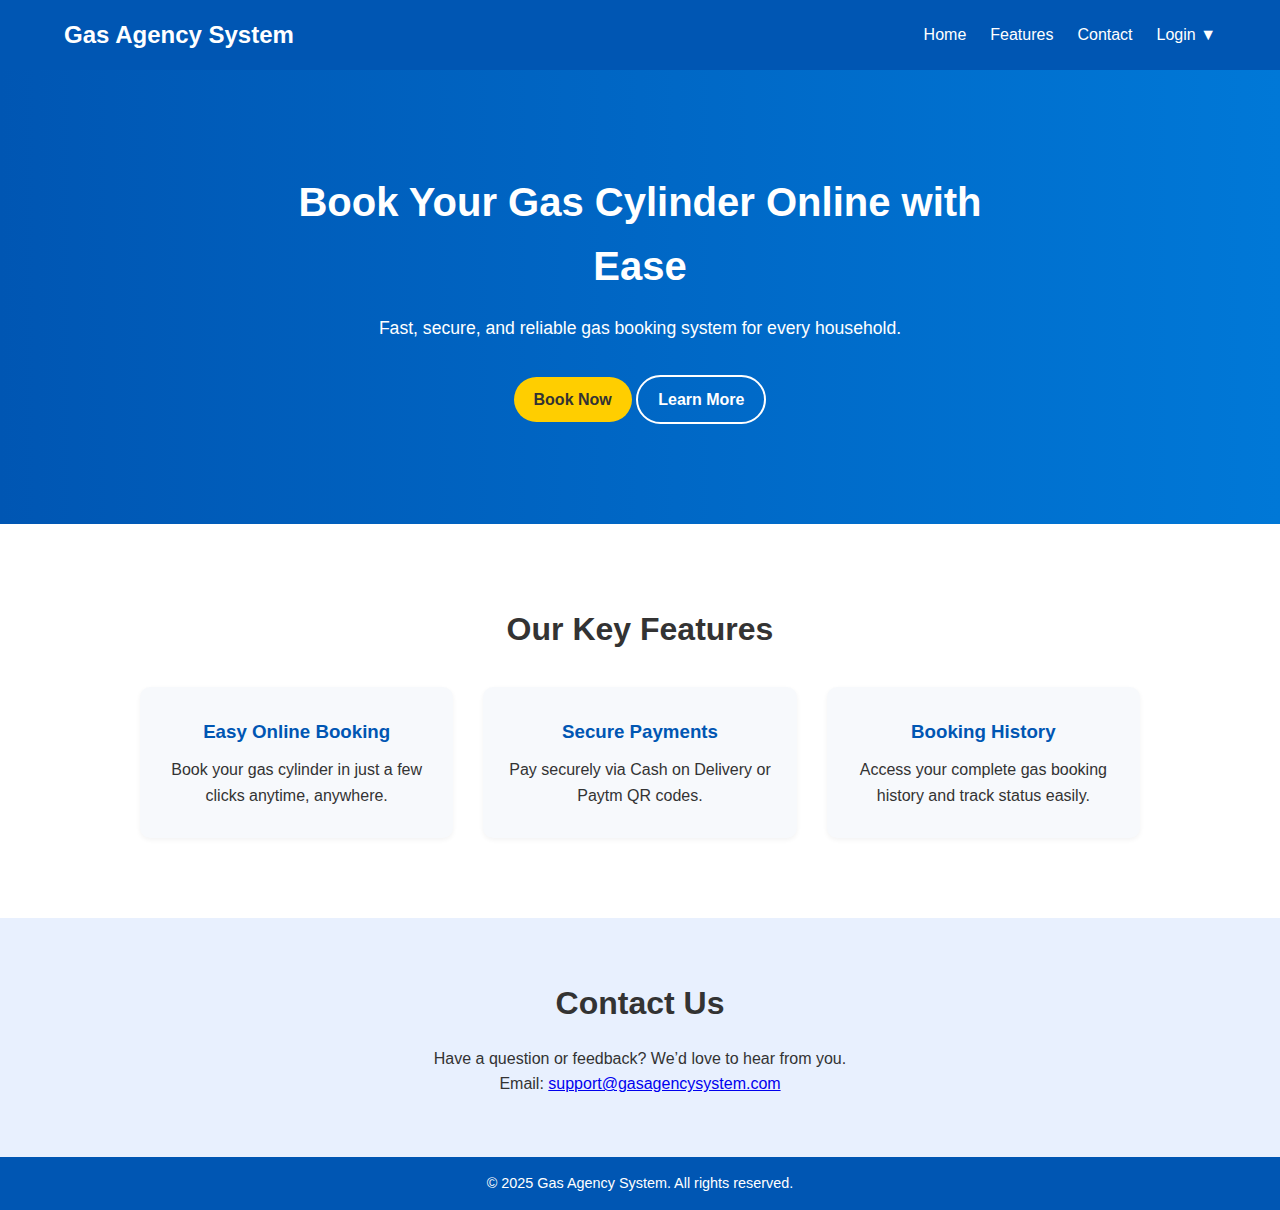
<file: index.html>
<!DOCTYPE html>
<html lang="en">
<head>
  <meta charset="UTF-8" />
  <meta name="viewport" content="width=device-width, initial-scale=1.0" />
  <title>Gas Agency System</title>
  <link rel="stylesheet" href="styles.css" />
  
</head>
<body>
  <!-- Navbar -->
  <nav class="navbar">
    <div class="container nav-container">
      <h1 class="logo">Gas Agency System</h1>
      <ul class="nav-links">
        <li><a href="#home">Home</a></li>
        <li><a href="#features">Features</a></li>
        <li><a href="#contact">Contact</a></li>
        <li class="dropdown">
          <button class="dropbtn" id="loginBtn">Login ▼</button>
          <div class="dropdown-content" id="loginDropdown">
            <a href="admin-login.html">Admin Login</a>
            <a href="customer-login.html">Customer Login</a>
          </div>
        </li>
      </ul>
    </div>
  </nav>

  <!-- Hero Section -->
  <section id="home" class="hero">
    <div class="hero-content">
      <h2>Book Your Gas Cylinder Online with Ease</h2>
      <p>Fast, secure, and reliable gas booking system for every household.</p>
      <div class="cta-buttons">
        <a href="customer-login.html" class="btn primary">Book Now</a>
        <a href="#features" class="btn secondary">Learn More</a>
      </div>
    </div>
  </section>

  <!-- Features Section -->
  <section id="features" class="features">
    <h2>Our Key Features</h2>
    <div class="feature-grid">
      <div class="feature-item">
        <!-- <img src="icons/booking.svg" alt="Booking Icon" /> -->
        <h3>Easy Online Booking</h3>
        <p>Book your gas cylinder in just a few clicks anytime, anywhere.</p>
      </div>
      <div class="feature-item">
        <!-- <img src="icons/payment.svg" alt="Payment Icon" /> -->
        <h3>Secure Payments</h3>
        <p>Pay securely via Cash on Delivery or Paytm QR codes.</p>
      </div>
      <div class="feature-item">
        <!-- <img src="icons/history.svg" alt="History Icon" /> -->
        <h3>Booking History</h3>
        <p>Access your complete gas booking history and track status easily.</p>
      </div>
    </div>
  </section>

  <!-- Contact Section -->
  <section id="contact" class="contact">
    <h2>Contact Us</h2>
    <p>Have a question or feedback? We’d love to hear from you.</p>
    <p>Email: <a href="mailto:support@gasagencysystem.com">support@gasagencysystem.com</a></p>
  </section>

  <!-- Footer -->
  <footer class="footer">
    <p>&copy; 2025 Gas Agency System. All rights reserved.</p>
  </footer>
</body>
<script type="module" src="main.js"></script>
</html>
</file>
<file: styles.css>
/* ==========================
   Base Styles
   ========================== */
* {
  margin: 0;
  padding: 0;
  box-sizing: border-box;
}

body {
  font-family: 'Segoe UI', Tahoma, Geneva, Verdana, sans-serif;
  background-color: #f9fbfd;
  color: #333;
  line-height: 1.6;
}

/* ==========================
   Navbar
   ========================== */
.navbar {
  background: #0056b3;
  color: #fff;
  padding: 1rem 0;
  box-shadow: 0 2px 8px rgba(0,0,0,0.1);
}

.nav-container {
  width: 90%;
  max-width: 1200px;
  margin: auto;
  display: flex;
  justify-content: space-between;
  align-items: center;
}

.logo {
  font-size: 1.5rem;
  font-weight: 700;
}

.nav-links {
  list-style: none;
  display: flex;
  align-items: center;
}

.nav-links li {
  margin-left: 1.5rem;
  position: relative;
}

.nav-links a {
  text-decoration: none;
  color: #fff;
  font-weight: 500;
  transition: color 0.3s;
}

.nav-links a:hover {
  color: #ffce00;
}

/* Dropdown Button */
.dropbtn {
  background: none;
  border: none;
  color: #fff;
  font-size: 1rem;
  cursor: pointer;
  font-weight: 500;
}

/* Dropdown Content */
.dropdown-content {
  display: none;
  position: absolute;
  background: #fff;
  min-width: 160px;
  top: 40px;
  right: 0;
  box-shadow: 0 4px 6px rgba(0,0,0,0.1);
  border-radius: 5px;
  overflow: hidden;
  z-index: 10;
}

.dropdown-content a {
  color: #333;
  padding: 10px 15px;
  text-decoration: none;
  display: block;
}

.dropdown-content a:hover {
  background: #f1f1f1;
}

/* Show Dropdown when Active */
.dropdown-content.show {
  display: block;
}

/* ==========================
   Hero Section
   ========================== */
.hero {
  background: linear-gradient(to right, #0056b3, #0078d7);
  color: #fff;
  padding: 100px 20px;
  text-align: center;
}

.hero-content {
  max-width: 700px;
  margin: auto;
}

.hero h2 {
  font-size: 2.5rem;
  margin-bottom: 1rem;
}

.hero p {
  margin-bottom: 2rem;
  font-size: 1.1rem;
}

.btn {
  display: inline-block;
  padding: 10px 20px;
  border-radius: 30px;
  text-decoration: none;
  font-weight: 600;
  transition: background 0.3s;
}

.btn.primary {
  background: #ffce00;
  color: #333;
}

.btn.primary:hover {
  background: #ffd84d;
}

.btn.secondary {
  border: 2px solid #fff;
  color: #fff;
}

.btn.secondary:hover {
  background: #fff;
  color: #0056b3;
}

/* ==========================
   Features Section
   ========================== */
.features {
  padding: 80px 20px;
  background: #fff;
  text-align: center;
}

.features h2 {
  font-size: 2rem;
  margin-bottom: 2rem;
}

.feature-grid {
  display: grid;
  grid-template-columns: repeat(auto-fit, minmax(250px, 1fr));
  gap: 30px;
  max-width: 1000px;
  margin: auto;
}

.feature-item {
  background: #f7f9fc;
  border-radius: 10px;
  padding: 30px 20px;
  box-shadow: 0 2px 5px rgba(0,0,0,0.05);
  transition: transform 0.3s, box-shadow 0.3s;
}

.feature-item:hover {
  transform: translateY(-5px);
  box-shadow: 0 4px 12px rgba(0,0,0,0.1);
}

.feature-item img {
  width: 60px;
  margin-bottom: 15px;
}

.feature-item h3 {
  margin-bottom: 10px;
  color: #0056b3;
}

/* ==========================
   Contact Section
   ========================== */
.contact {
  padding: 60px 20px;
  text-align: center;
  background: #e8f0fe;
}

.contact h2 {
  font-size: 2rem;
  margin-bottom: 1rem;
}

/* ==========================
   Footer
   ========================== */
.footer {
  background: #0056b3;
  color: #fff;
  text-align: center;
  padding: 15px 0;
  font-size: 0.9rem;
}
</file>
